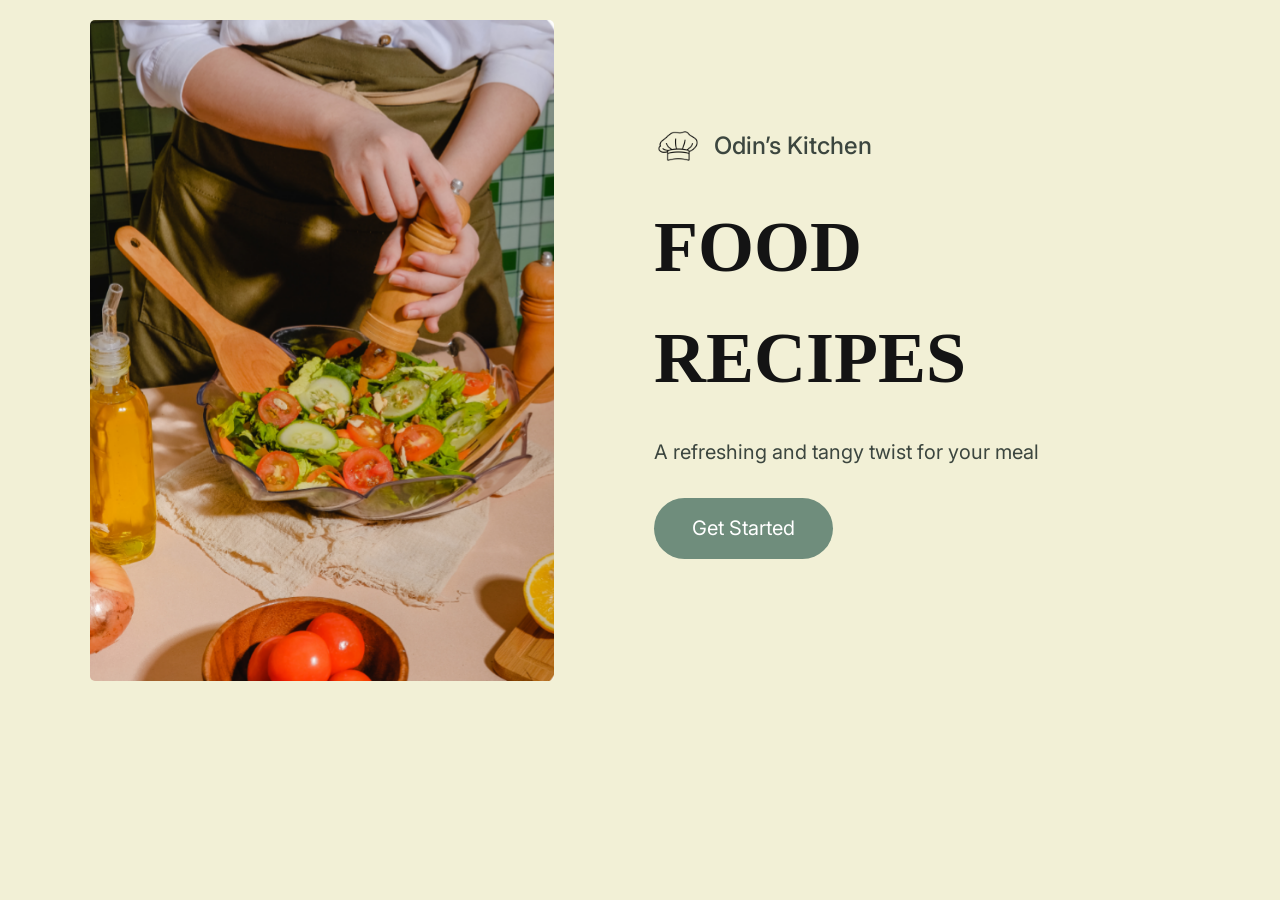
<file: index.html>
<!doctype html>
<html lang="en">
  <head>
    <meta charset="UTF-8" />
    <meta name="viewport" content="width=device-width, initial-scale=1.0" />
    <link rel="preconnect" href="https://fonts.googleapis.com">
    <link rel="preconnect" href="https://fonts.gstatic.com" crossorigin>
    <link href="https://fonts.googleapis.com/css2?family=Inter:ital,opsz,wght@0,14..32,100..900;1,14..32,100..900&family=Lusitana:wght@400;700&family=Roboto:ital,wght@0,100..900;1,100..900&display=swap" rel="stylesheet">
    <link rel="stylesheet" href="./styles.css">
    <title>Odin Recipes</title>
  </head>
  <body>
    <main class="kitchen">
    <div class="kitchen-inner">
      <section class="hero-media">
        <img src="./images/home.png" alt="Fresh salad ingredients on a kitchen counter" />
      </section>

      <section class="hero-content">
        <div class="brand">
          <img src="./images/hat.png" alt="a chef's hat">
          
          <span>Odin&rsquo;s Kitchen</span>
        </div>

        <h1 class="hero-title">Food<br />Recipes</h1>
        <p class="hero-sub">A refreshing and tangy twist for your meal</p>

        <div class="hero-actions">
          <a class="btn" href="./recipes.html">Get Started</a>
        </div>
      </section>

      <!-- <h1>Odin Recipes</h1>
    <ul>
      <li><a href="./recipes/paneer-tikka.html">Paneer Tikka</a></li>
      <li><a href="./recipes/garlic-bread.html">Garlic Bread</a></li>
      <li><a href="./recipes/masala-dosa.html">Masala Dosa</a></li>
    </ul> -->

    </div>
    </main>
  </body>
</html>
</file>
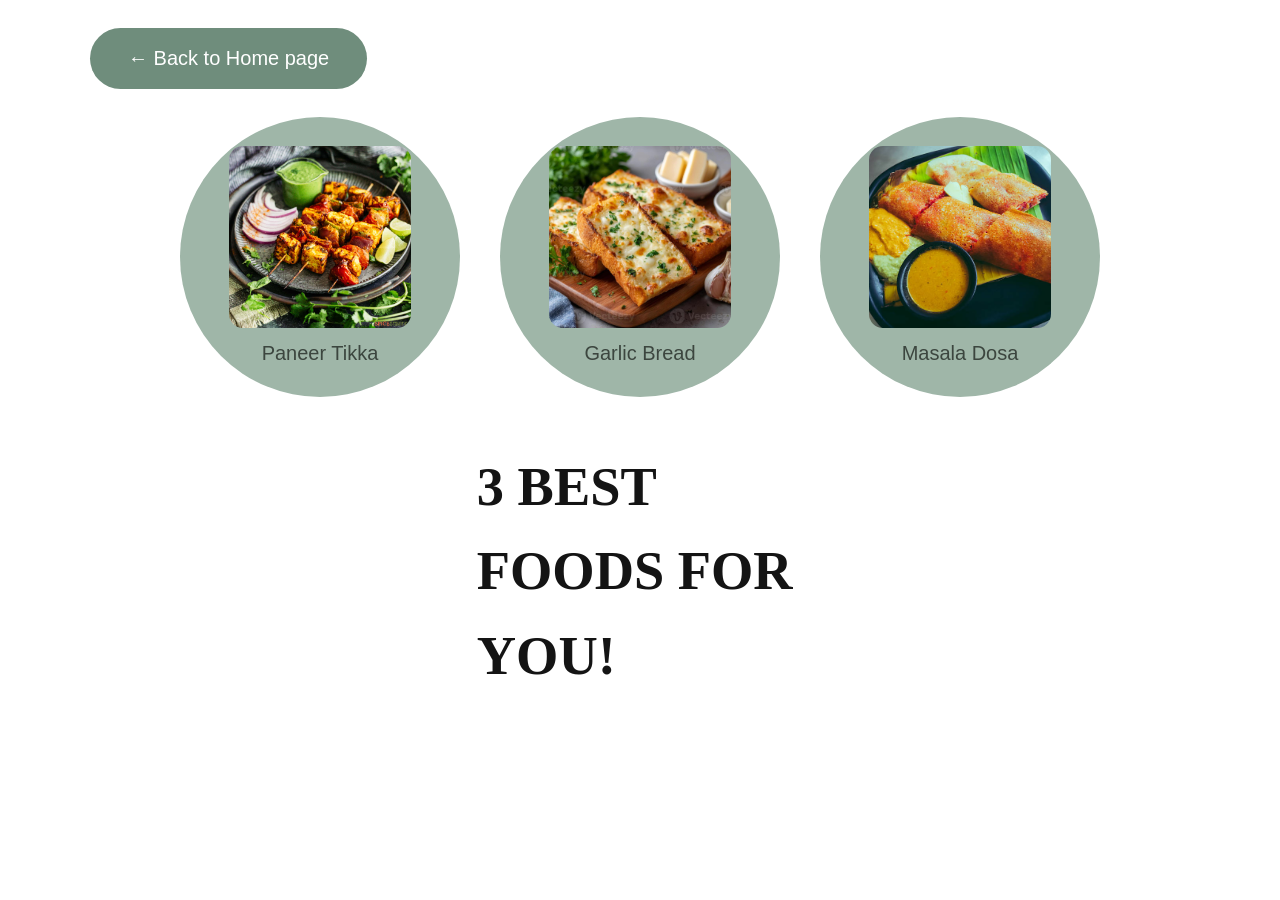
<file: recipes.html>
<!DOCTYPE html>
<html lang="en">
<head>
    <meta charset="UTF-8">
    <meta name="viewport" content="width=device-width, initial-scale=1.0">
    <link rel="stylesheet" href="./styles.css">
    <title>Document</title>
</head>
<body>
    <main id="foods">
        <div class="foods-inner">
            <a class="btn back-link" href="./index.html">&larr; Back to Home page</a>
            <section class="cards">
                <a href="./recipes/paneer-tikka.html">
                    <div class="card">
                        <img src="./images/paneer-tikka.jpg" alt="Paneer tikka image">
                        <figcaption>Paneer Tikka</figcaption>
                    </div>
                </a>
                <a href="./recipes/garlic-bread.html">
                    <div class="card">
                        <img src="./images/garlic-bread.jpg" alt="Garlic Bread image">
                        <figcaption>Garlic Bread</figcaption>
                    </div>
                </a>
                <a href="./recipes/masala-dosa.html">
                    <div class="card">
                        <img src="./images/masala-dosa.jpg" alt="Masala Dosa image">
                        <figcaption>Masala Dosa</figcaption>
                    </div>
                </a>
            </section>

            <footer class="foods-footer">
        <h1 class="foods-title">3 Best Foods For You!</h1>
      </footer>
        </div>
    </main>
</body>
</html>
</file>
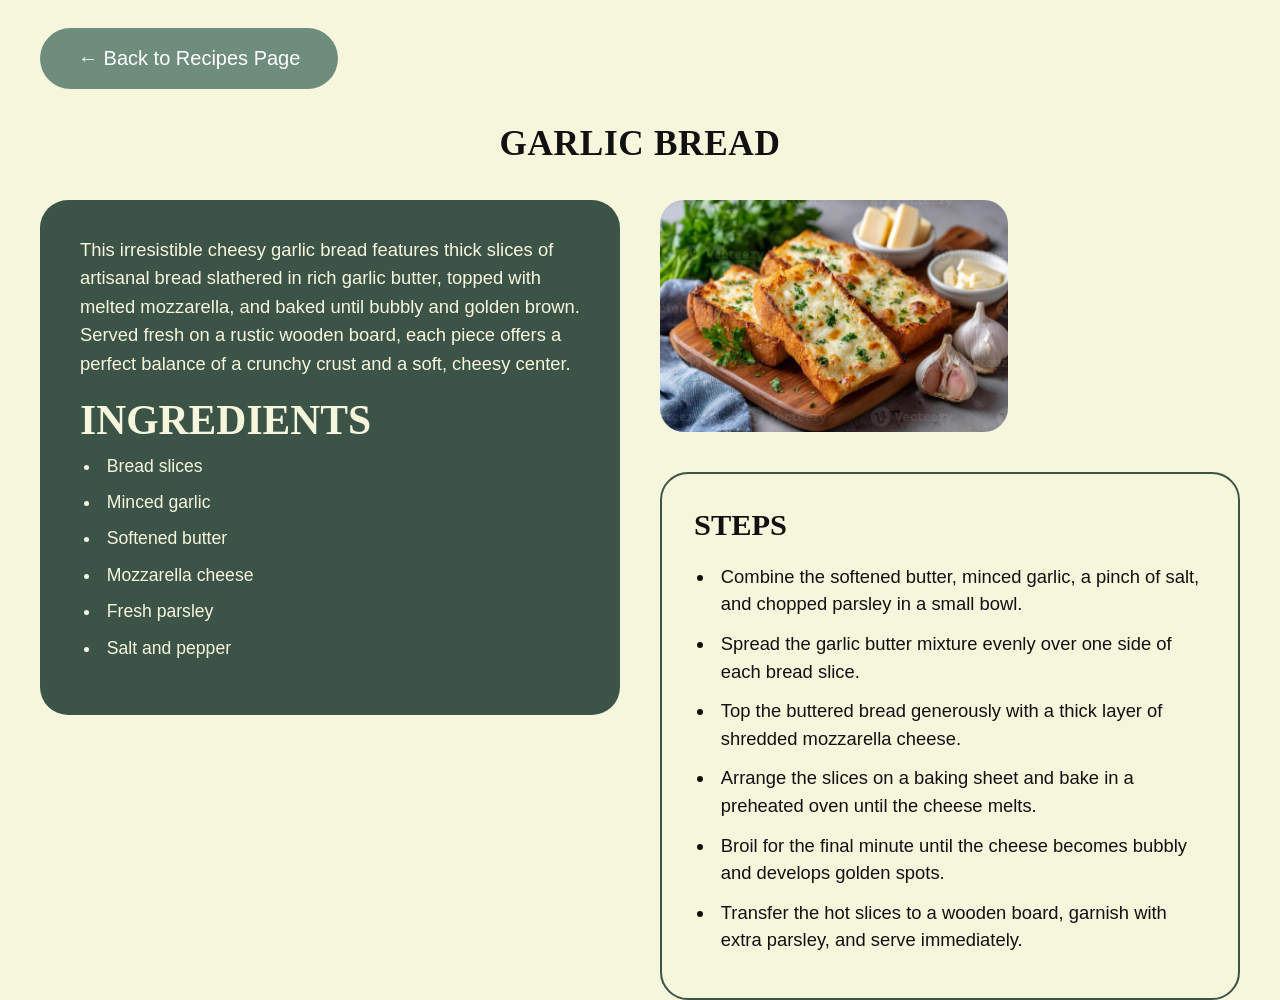
<file: recipes/garlic-bread.html>
<!doctype html>
<html lang="en">
  <head>
    <meta charset="UTF-8" />
    <meta name="viewport" content="width=device-width, initial-scale=1.0" />
    <link rel="stylesheet" href="../styles.css" />
    <title>Garlic Bread</title>
  </head>
  <body>
    <main class="recipe">
      <div class="recipe-inner">
        <a class="btn back-link" href="../recipes.html"
          >&larr; Back to Recipes Page</a
        >
        <header class="recipe-header">
          <h1 class="recipe-title">Garlic Bread</h1>
        </header>

        <div class="recipe-grid">
          <section class="recipe-card">
            <p class="recipe-intro">
              This irresistible cheesy garlic bread features thick slices of
              artisanal bread slathered in rich garlic butter, topped with
              melted mozzarella, and baked until bubbly and golden brown. Served
              fresh on a rustic wooden board, each piece offers a perfect
              balance of a crunchy crust and a soft, cheesy center.
            </p>

            <h2 id="ingredients-heading" class="ingredients-title">
              Ingredients
            </h2>
            <ul class="ingredient-list">
              <li>Bread slices</li>
              <li>Minced garlic</li>
              <li>Softened butter</li>
              <li>Mozzarella cheese</li>
              <li>Fresh parsley</li>
              <li>Salt and pepper</li>
            </ul>
          </section>

          <div class="recipe-right-side">
            <figure class="recipe-figure">
              <img
                src="../images/garlic-bread.jpg"
                alt="Three slices of cheesy garlic bread are on a wooden board, garnished with parsley. Fresh garlic, parsley, and small bowls of butter are in the background."
              />
            </figure>

            <section class="steps-card" aria-labelledby="steps-heading">
              <h2 id="steps-heading" class="steps-title">Steps</h2>
              <ul class="step-list">
                <li>
                  Combine the softened butter, minced garlic, a pinch of salt,
                  and chopped parsley in a small bowl.
                </li>
                <li>
                  Spread the garlic butter mixture evenly over one side of each
                  bread slice.
                </li>
                <li>
                  Top the buttered bread generously with a thick layer of
                  shredded mozzarella cheese.
                </li>
                <li>
                  Arrange the slices on a baking sheet and bake in a preheated
                  oven until the cheese melts.
                </li>
                <li>
                  Broil for the final minute until the cheese becomes bubbly and
                  develops golden spots.
                </li>
                <li>
                  Transfer the hot slices to a wooden board, garnish with extra
                  parsley, and serve immediately.
                </li>
              </ul>
            </section>
          </div>
        </div>
      </div>
    </main>
  </body>
</html>
</file>
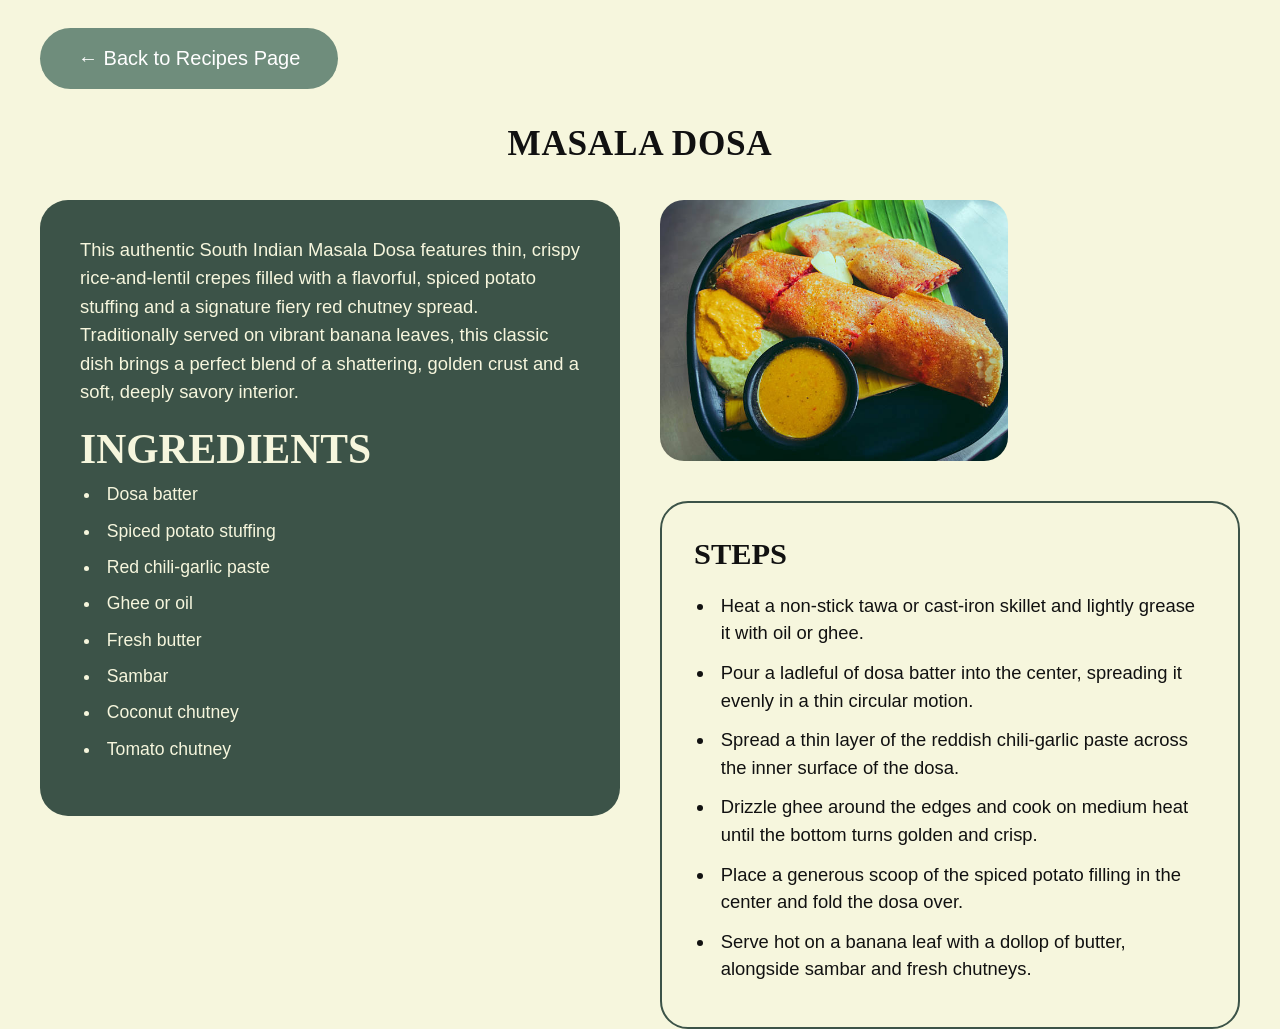
<file: recipes/masala-dosa.html>
<!doctype html>
<html lang="en">
  <head>
    <meta charset="UTF-8" />
    <meta name="viewport" content="width=device-width, initial-scale=1.0" />
    <link rel="stylesheet" href="../styles.css">
    <title>Masala Dosa</title>
  </head>
  <body>
    <main class="recipe">
      <div class="recipe-inner">
        <a class="btn back-link" href="../recipes.html"
          >&larr; Back to Recipes Page</a
        >
        <header class="recipe-header">
          <h1 class="recipe-title">Masala Dosa</h1>
        </header>

        <div class="recipe-grid">
          <section class="recipe-card">
            <p class="recipe-intro">
              This authentic South Indian Masala Dosa features thin, crispy
              rice-and-lentil crepes filled with a flavorful, spiced potato
              stuffing and a signature fiery red chutney spread. Traditionally
              served on vibrant banana leaves, this classic dish brings a
              perfect blend of a shattering, golden crust and a soft, deeply
              savory interior.
            </p>

            <h2 id="ingredients-heading" class="ingredients-title">
              Ingredients
            </h2>
            <ul class="ingredient-list">
              <li>Dosa batter</li>
              <li>Spiced potato stuffing</li>
              <li>Red chili-garlic paste</li>
              <li>Ghee or oil</li>
              <li>Fresh butter</li>
              <li>Sambar</li>
              <li>Coconut chutney</li>
              <li>Tomato chutney</li>
            </ul>
          </section>

          <div class="recipe-right-side">
            <figure class="recipe-figure">
              <img
                src="../images/masala-dosa.jpg"
                alt="Tasty paneer tikka with a zesty green sauce, presented on a simple plate"
              />
            </figure>

            <section class="steps-card" aria-labelledby="steps-heading">
              <h2 id="steps-heading" class="steps-title">Steps</h2>
              <ul class="step-list">
                <li>
                  Heat a non-stick tawa or cast-iron skillet and lightly grease
                  it with oil or ghee.
                </li>
                <li>
                  Pour a ladleful of dosa batter into the center, spreading it
                  evenly in a thin circular motion.
                </li>
                <li>
                  Spread a thin layer of the reddish chili-garlic paste across
                  the inner surface of the dosa.
                </li>
                <li>
                  Drizzle ghee around the edges and cook on medium heat until
                  the bottom turns golden and crisp.
                </li>
                <li>
                  Place a generous scoop of the spiced potato filling in the
                  center and fold the dosa over.
                </li>
                <li>
                  Serve hot on a banana leaf with a dollop of butter, alongside
                  sambar and fresh chutneys.
                </li>
              </ul>
            </section>
          </div>
        </div>
      </div>
    </main>
  </body>
</html>
</file>
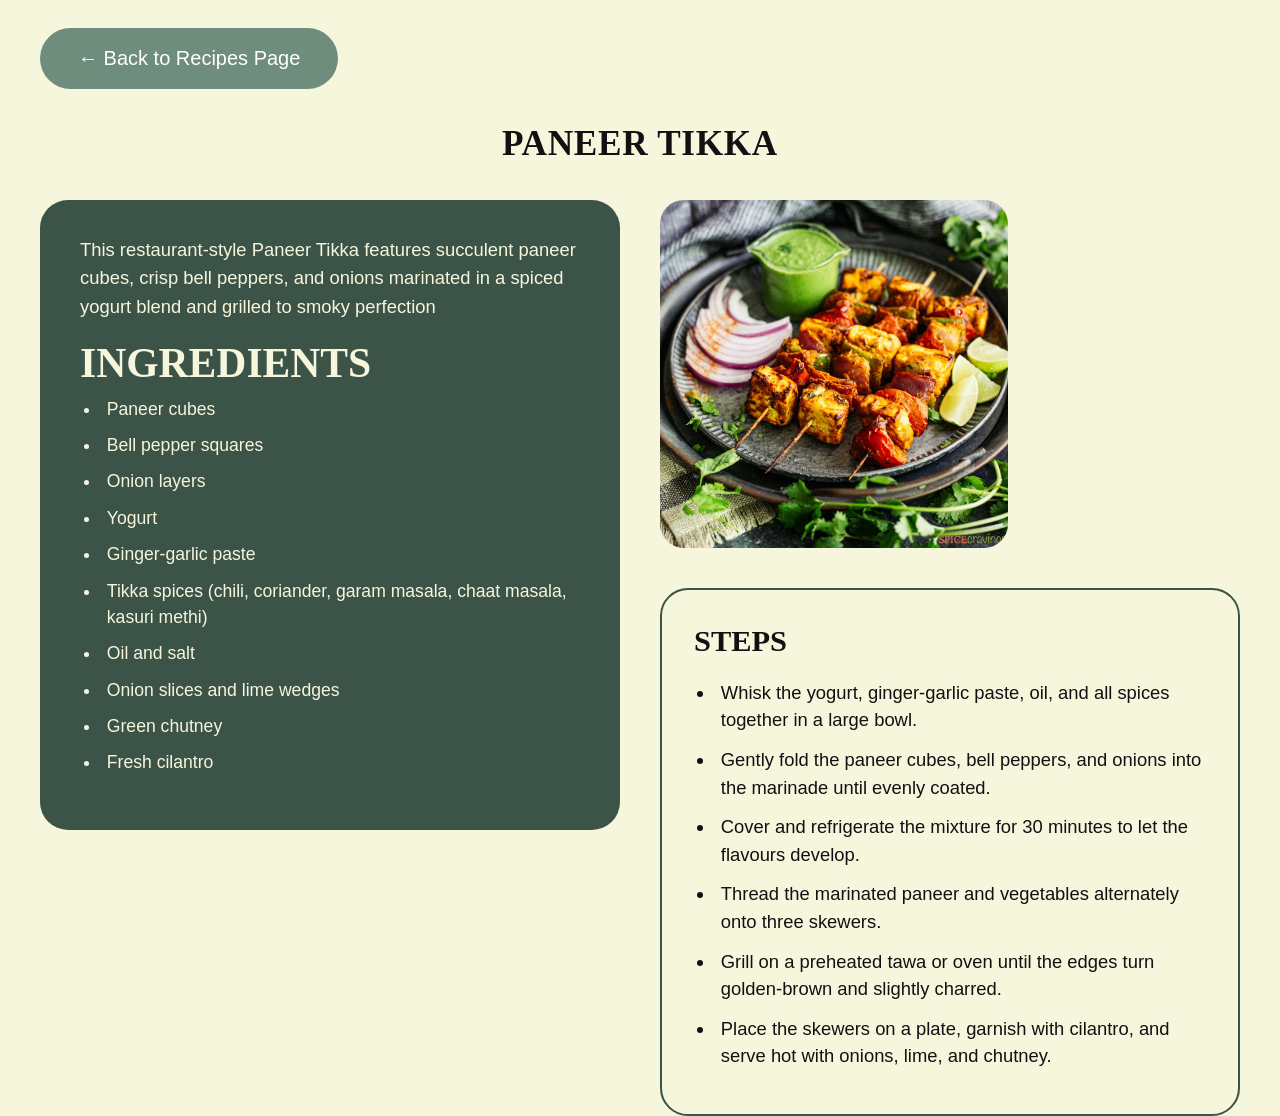
<file: recipes/paneer-tikka.html>
<!doctype html>
<html lang="en">
  <head>
    <meta charset="UTF-8" />
    <meta name="viewport" content="width=device-width, initial-scale=1.0" />
    <link rel="stylesheet" href="../styles.css" />
    <title>Paneer Tikka</title>
  </head>

  <body>
    <main class="recipe">
      <div class="recipe-inner">
        <a class="btn back-link" href="../recipes.html"
          >&larr; Back to Recipes Page</a
        >
        <header class="recipe-header">
          <h1 class="recipe-title">Paneer Tikka</h1>
        </header>

        <div class="recipe-grid">
          <section class="recipe-card">
            <p class="recipe-intro">
              This restaurant-style Paneer Tikka features succulent paneer
              cubes, crisp bell peppers, and onions marinated in a spiced yogurt
              blend and grilled to smoky perfection
            </p>

            <h2 id="ingredients-heading" class="ingredients-title">
              Ingredients
            </h2>
            <ul class="ingredient-list">
              <li>Paneer cubes</li>
              <li>Bell pepper squares</li>
              <li>Onion layers</li>
              <li>Yogurt</li>
              <li>Ginger-garlic paste</li>
              <li>
                Tikka spices (chili, coriander, garam masala, chaat masala,
                kasuri methi)
              </li>
              <li>Oil and salt</li>
              <li>Onion slices and lime wedges</li>
              <li>Green chutney</li>
              <li>Fresh cilantro</li>
            </ul>
          </section>

          <div class="recipe-right-side">
            <figure class="recipe-figure">
              <img
                src="../images/paneer-tikka.jpg"
                alt="Tasty paneer tikka with a zesty green sauce, presented on a simple plate"
              />
            </figure>

            <section class="steps-card" aria-labelledby="steps-heading">
              <h2 id="steps-heading" class="steps-title">Steps</h2>
              <ul class="step-list">
                <li>
                  Whisk the yogurt, ginger-garlic paste, oil, and all spices
                  together in a large bowl.
                </li>
                <li>
                  Gently fold the paneer cubes, bell peppers, and onions into
                  the marinade until evenly coated.
                </li>
                <li>
                  Cover and refrigerate the mixture for 30 minutes to let the
                  flavours develop.
                </li>
                <li>
                  Thread the marinated paneer and vegetables alternately onto
                  three skewers.
                </li>
                <li>
                  Grill on a preheated tawa or oven until the edges turn
                  golden-brown and slightly charred.
                </li>
                <li>
                  Place the skewers on a plate, garnish with cilantro, and serve
                  hot with onions, lime, and chutney.
                </li>
              </ul>
            </section>
          </div>
        </div>
      </div>
    </main>
  </body>
</html>
</file>
<file: styles.css>
*{
  margin: 0;
  padding: 0;
  box-sizing: border-box;
}


body{
  background: #f2f0d6;
  color: #141414;
  line-height: 1.55;
  font-family: "Inter", sans-serif;
  font-optical-sizing: auto;
  font-weight: 400;
  font-style: normal;
}

img {
  display: block;
  max-width: 100%;
}

#kitchen {
  min-height: 100vh;
  /* padding: 56px 32px; */
}

.kitchen-inner {
  max-width: 1100px;
  margin: 0 auto;
  display: flex;
  flex-wrap: wrap;
  align-items: center;
  gap: 48px;
}


.hero-media {
  flex: 1 1 320px;
  margin-top: 20px ;
}

.hero-media img {
  width: 90%;
  border-radius: 5px;
}
.hero-media img:hover {
  opacity: 0.95;
}

.hero-content {
  flex: 1 1 340px;
  display: flex;
  flex-direction: column;
  gap: 22px;
  font-size: 1.25rem
}


.brand {
  display: flex;
  align-items: center;
  gap: 12px;
}

.brand img {
  width: 48px;
}

.brand span {
  font-size: 1.5rem;
  font-weight: 500;
  color: #3c463f;
}

.hero-title {
  font-family: 'Times New Roman', Times, serif;
  font-size: 4.5rem;
  font-weight: 800;
  text-transform: uppercase;
  margin: 0;
}
.hero-sub {
  font-family: "Inter", sans-serif;
  font-optical-sizing: auto;
  font-weight: 400;
  font-style: normal;
  font-size: 1.25rem;
  color: #3c463f;
  margin: 0;
}
.hero-actions {
  display: flex;
  align-items: center;
  gap: 16px;
  margin-top: 8px;
}

.btn {
  display: inline-flex;
  align-items: center;
  justify-content: center;
  gap: 10px;
  font-weight: 600;
  font-size: 1.25rem;
  color: #ffffff;
  background: #6f8d7c;
  border: none;
  border-radius: 999px;
  padding: 15px 38px;
  text-decoration: none;
  cursor: pointer;
  font-family: "Inter", sans-serif;
  font-optical-sizing: auto;
  font-weight: 400;
  font-style: normal;
}
.btn:hover,
.btn:focus {
  background: #5e7b6b;
}

/* .btn-round {
  width: 56px;
  height: 56px;
  padding: 0;
  border-radius: 50%;
  font-size: 1.4rem;
} */

#foods {
  background: #ffffff;
  min-height: 100vh;
}

.foods-inner {
  max-width: 1100px;
  margin: 0 auto;
}

.cards {
  display: flex;
  flex-wrap: wrap;
  justify-content: center;
  gap: 40px;
  margin-bottom: 48px;
}

.card {
  width: 280px;
  height: 280px;
  border-radius: 50%;
  background: #9fb6a8;
  display: flex;
  flex-direction: column;
  align-items: center;
  justify-content: center;
}

.card:hover {
  background: #8aa596;
}

.card img {
  width: 65%;
  height: 65%;
  object-fit: cover;
  border-radius: 14px;
  transition: transform 0.3s ease, box-shadow 0.3s ease; 
}

.card img:hover{
  transform: scale(1.1); 
  box-shadow: 0 10px 20px rgba(0, 0, 0, 0.3); 
}

.foods-footer {
  display: flex;
  flex-wrap: wrap;
  align-items: center;
}

.foods-title {
  font-family: 'Times New Roman', Times, serif;
  font-size: 3.4rem;
  font-weight: 800;
  text-transform: uppercase;
  max-width: 12ch;
  margin: 0 auto;
}

.back-link {
  display: inline-block;
  margin: 28px 0;
}

figcaption{
  font-size: 1.25rem;
  color: #3c463f;
  margin-top: 10px;
}

a {
  text-decoration: none;
  color: inherit; 
}

.recipe {
  background: #f6f6dd;
  min-height: 100vh;
  /* padding: 40px 32px 56px; */
}

.recipe-inner {
  max-width: 1200px;
  margin: 0 auto;
}

.recipe-header {
  text-align: center;
  margin-bottom: 28px;
}

.recipe-title {
  font-family: 'Times New Roman', Times, serif;
  font-size: 2.2rem;
  font-weight: 800;
  text-transform: uppercase;
  letter-spacing: 0.02em;
  color: #111;
}

.recipe-grid {
  display: flex;
  flex-wrap: wrap;
  gap: 40px;
  align-items: flex-start;
}

/* Left green ingredients card */
.recipe-card {
  flex: 1 1 440px;
  background: #3c5348;
  color: #f6f6dd;
  border-radius: 28px;
  padding: 36px 40px 44px;
}

.recipe-intro {
  font-size: 1.15rem;
  line-height: 1.55;
  margin-bottom: 10px;
}

.ingredients-title {
  /* font-family: "Montserrat", Arial, sans-serif; */
  font-family: 'Times New Roman', Times, serif;
  font-size: 2.6rem;
  font-weight: 800;
  text-transform: uppercase;
  /* margin-bottom: 20px; */
}

.ingredient-list {
  padding-left: 1.3rem;
  font-size: 1.1rem;
  line-height: 1.5;
}
.ingredient-list li {
  margin-bottom: 10px;
  padding-left: 6px;
}

.recipe-right-side {
  flex: 1 1 440px;
  display: flex;
  flex-direction: column;
  gap: 40px;
}

.recipe-figure img {
  width: 60%;
  border-radius: 24px;
  display: block;
}

.steps-card {
  border: 2px solid #3c5348;
  border-radius: 28px;
  padding: 28px 32px 32px;
  color: #111;
}

.steps-title {
  /* font-family: "Montserrat", Arial, sans-serif; */
  font-family: 'Times New Roman', Times, serif;
  font-size: 1.9rem;
  font-weight: 800;
  text-transform: uppercase;
  margin-bottom: 14px;
}

.step-list {
  padding-left: 1.3rem;
  font-size: 1.15rem;
  line-height: 1.5;
}
.step-list li {
  margin-bottom: 12px;
  padding-left: 6px;
}
</file>
